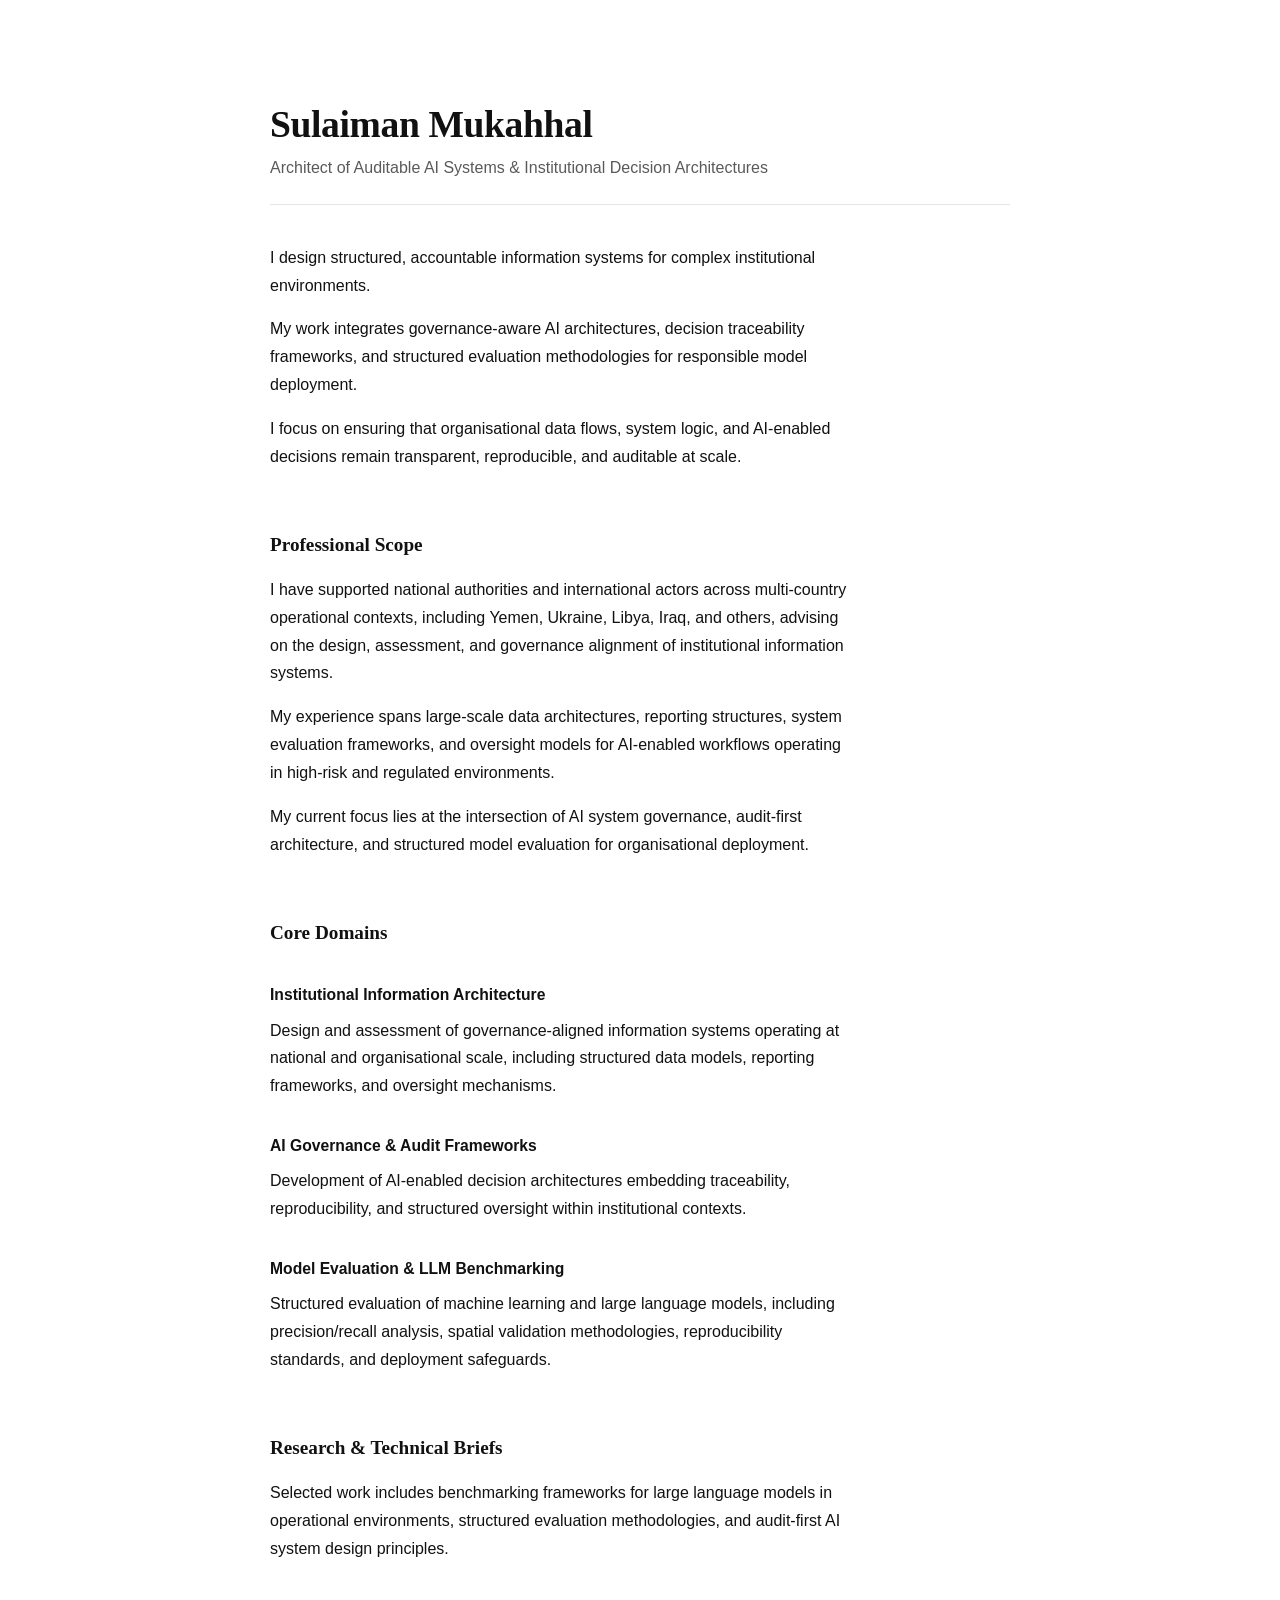
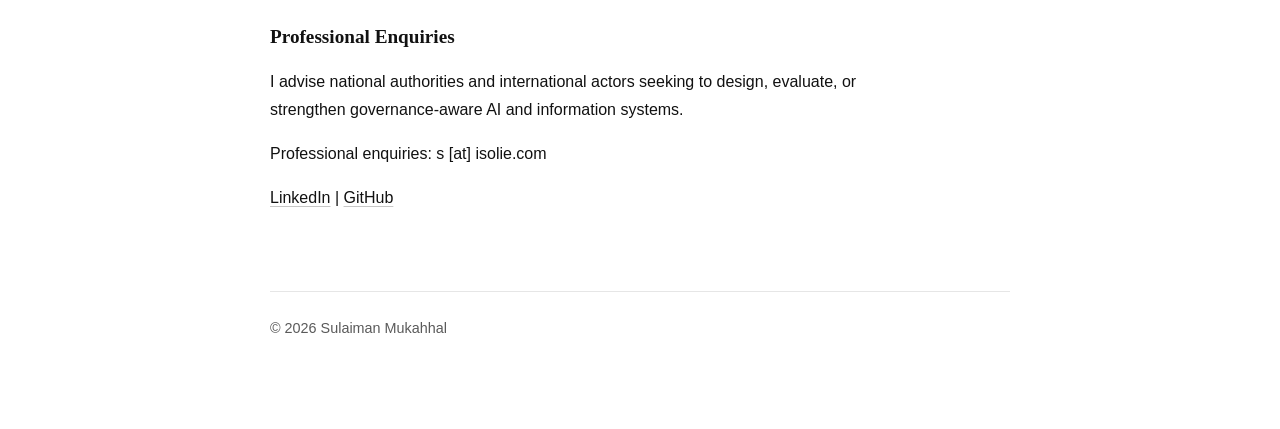
<file: index.html>
<!DOCTYPE html>
<html lang="en">
<head>
  <meta charset="UTF-8">
  <title>Sulaiman Mukahhal</title>
  <meta name="viewport" content="width=device-width, initial-scale=1.0">
  <meta name="description" content="Architect of Auditable AI Systems & Institutional Decision Architectures">
  <meta property="og:title" content="Sulaiman Mukahhal">
  <meta property="og:description" content="Architect of Auditable AI Systems & Institutional Decision Architectures">
  <meta property="og:type" content="website">
  <meta property="og:url" content="https://isolie.com/">
  <meta property="og:image" content="https://isolie.com/apple-touch-icon.png">
  <link rel="canonical" href="https://isolie.com/">
  <link rel="icon" href="/favicon.ico" sizes="any">
  <link rel="icon" type="image/png" sizes="32x32" href="/favicon-32.png">
  <link rel="icon" type="image/png" sizes="16x16" href="/favicon-16.png">
  <link rel="apple-touch-icon" href="/apple-touch-icon.png">
  <link rel="stylesheet" href="style.css">
</head>
<body>
  <main class="container">
    <header>
      <h1>Sulaiman Mukahhal</h1>
      <h2>Architect of Auditable AI Systems & Institutional Decision Architectures</h2>
    </header>

    <section class="lead">
      <p>
        I design structured, accountable information systems for complex institutional environments.
      </p>
      <p>
        My work integrates governance-aware AI architectures, decision traceability frameworks, and structured evaluation methodologies for responsible model deployment.
      </p>
      <p>
        I focus on ensuring that organisational data flows, system logic, and AI-enabled decisions remain transparent, reproducible, and auditable at scale.
      </p>
    </section>

    <section>
      <h3>Professional Scope</h3>
      <p>
        I have supported national authorities and international actors across multi-country operational contexts, including Yemen, Ukraine, Libya, Iraq, and others, advising on the design, assessment, and governance alignment of institutional information systems.
      </p>
      <p>
        My experience spans large-scale data architectures, reporting structures, system evaluation frameworks, and oversight models for AI-enabled workflows operating in high-risk and regulated environments.
      </p>
      <p>
        My current focus lies at the intersection of AI system governance, audit-first architecture, and structured model evaluation for organisational deployment.
      </p>
    </section>

    <section>
      <h3>Core Domains</h3>

      <h4>Institutional Information Architecture</h4>
      <p>
        Design and assessment of governance-aligned information systems operating at national and organisational scale, including structured data models, reporting frameworks, and oversight mechanisms.
      </p>

      <h4>AI Governance & Audit Frameworks</h4>
      <p>
        Development of AI-enabled decision architectures embedding traceability, reproducibility, and structured oversight within institutional contexts.
      </p>

      <h4>Model Evaluation & LLM Benchmarking</h4>
      <p>
        Structured evaluation of machine learning and large language models, including precision/recall analysis, spatial validation methodologies, reproducibility standards, and deployment safeguards.
      </p>
    </section>

    <section>
      <h3>Research & Technical Briefs</h3>
      <p>
        Selected work includes benchmarking frameworks for large language models in operational environments, structured evaluation methodologies, and audit-first AI system design principles.
      </p>
    </section>

    <section>
      <h3>Professional Enquiries</h3>
      <p>
        I advise national authorities and international actors seeking to design, evaluate, or strengthen governance-aware AI and information systems.
      </p>
      <p>Professional enquiries: s [at] isolie.com</p>
      <p>
        <a href="https://www.linkedin.com/in/smukahhal/">LinkedIn</a> |
        <a href="https://github.com/smukahhal">GitHub</a>
      </p>
    </section>

    <footer class="site-footer">
      <p>© 2026 Sulaiman Mukahhal</p>
    </footer>
  </main>
</body>
</html>
</file>
<file: style.css>
:root {
  --text: #111;
  --muted: #5a5a5a;
  --rule: #e6e6e6;
}

*,
*::before,
*::after {
  box-sizing: border-box;
}

body {
  margin: 0;
  background: #fff;
  color: var(--text);
  font-family: -apple-system, BlinkMacSystemFont, "Segoe UI", Roboto, "Helvetica Neue", Arial, sans-serif;
  font-size: 1rem;
  line-height: 1.74;
  text-rendering: optimizeLegibility;
}

.container {
  width: min(100% - 4rem, 740px);
  margin: 0 auto;
  padding: 6.5rem 0 5.5rem;
}

header {
  padding-bottom: 1.4rem;
  border-bottom: 1px solid var(--rule);
}

h1,
h2,
h3,
h4 {
  margin: 0;
  color: var(--text);
}

h1 {
  font-family: Georgia, "Times New Roman", serif;
  font-size: clamp(1.9rem, 3.2vw, 2.35rem);
  line-height: 1.12;
  letter-spacing: -0.01em;
  margin-bottom: 0.5rem;
}

h2 {
  font-size: 1rem;
  font-weight: 450;
  color: var(--muted);
  max-width: 64ch;
}

section {
  margin-top: 3.6rem;
}

h3 {
  font-family: Georgia, "Times New Roman", serif;
  font-size: 1.2rem;
  font-weight: 600;
  margin-bottom: 0.9rem;
}

h4 {
  font-size: 0.98rem;
  font-weight: 600;
  margin-top: 2rem;
  margin-bottom: 0.5rem;
}

p {
  margin: 0 0 1rem;
  max-width: 66ch;
}

.lead {
  margin-top: 2.4rem;
}

a {
  color: var(--text);
  text-decoration-color: #c6c6c6;
  text-underline-offset: 0.18em;
  text-decoration-thickness: 1px;
}

a:hover,
a:focus-visible {
  text-decoration-color: var(--text);
}

.site-footer {
  margin-top: 5rem;
  padding-top: 1.5rem;
  border-top: 1px solid var(--rule);
}

.site-footer p {
  margin: 0;
  font-size: 0.9rem;
  color: var(--muted);
}

@media (max-width: 760px) {
  .container {
    width: min(100% - 2rem, 740px);
    padding: 3.2rem 0 3.8rem;
  }

  section {
    margin-top: 2.8rem;
  }

  h1 {
    font-size: clamp(1.6rem, 7.5vw, 2rem);
  }
}
</file>
